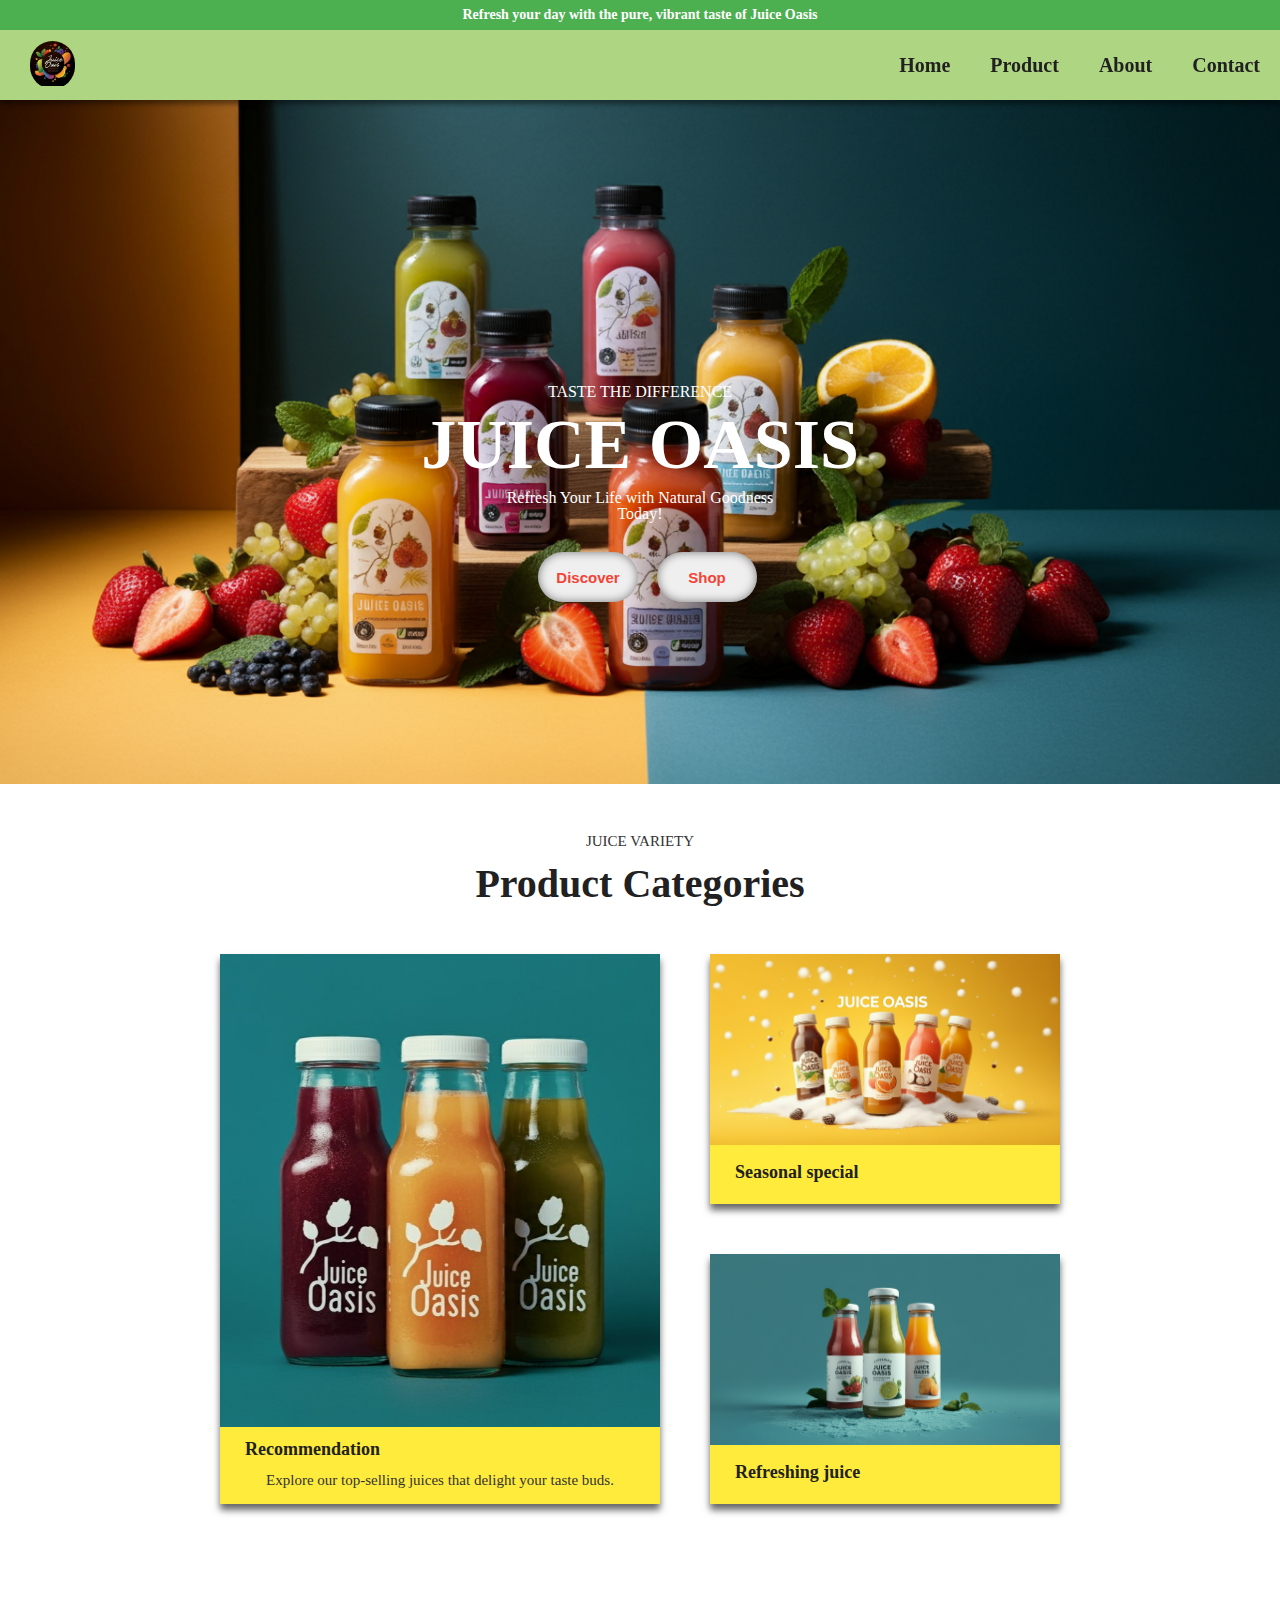
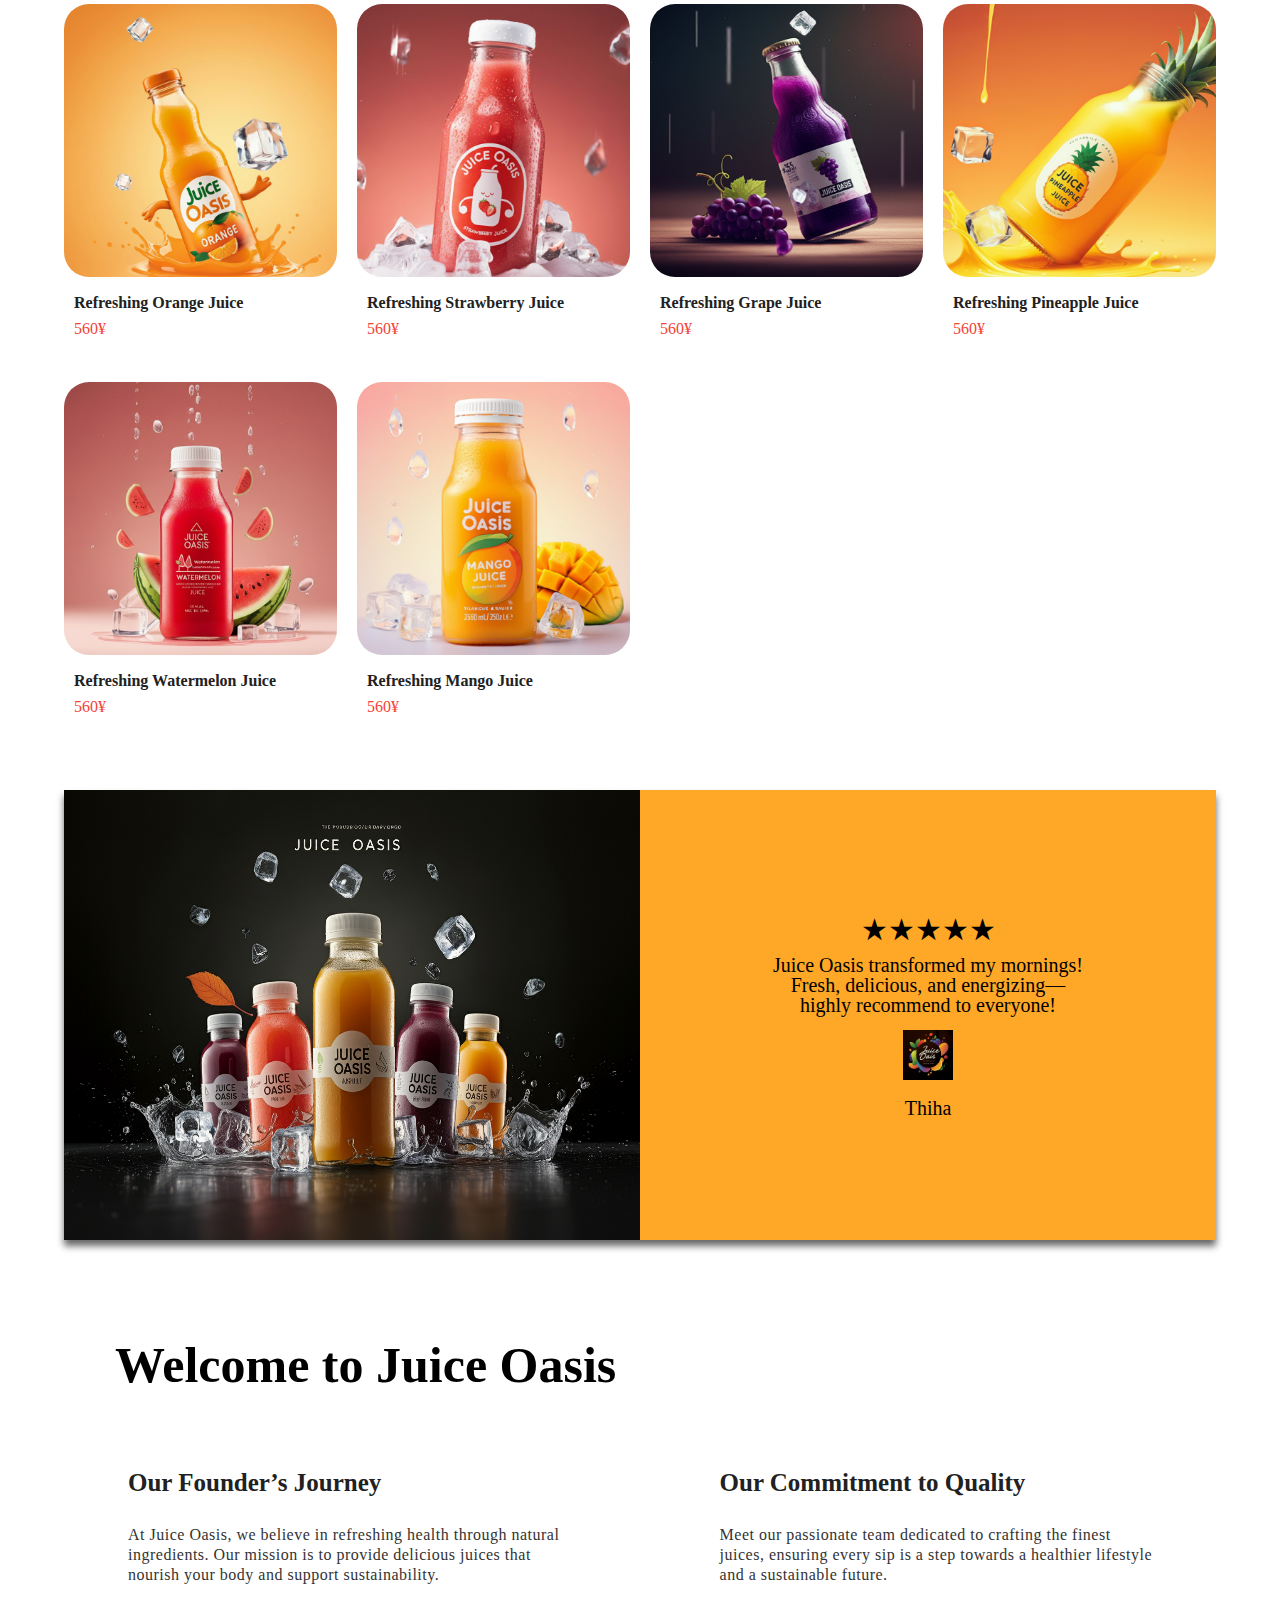
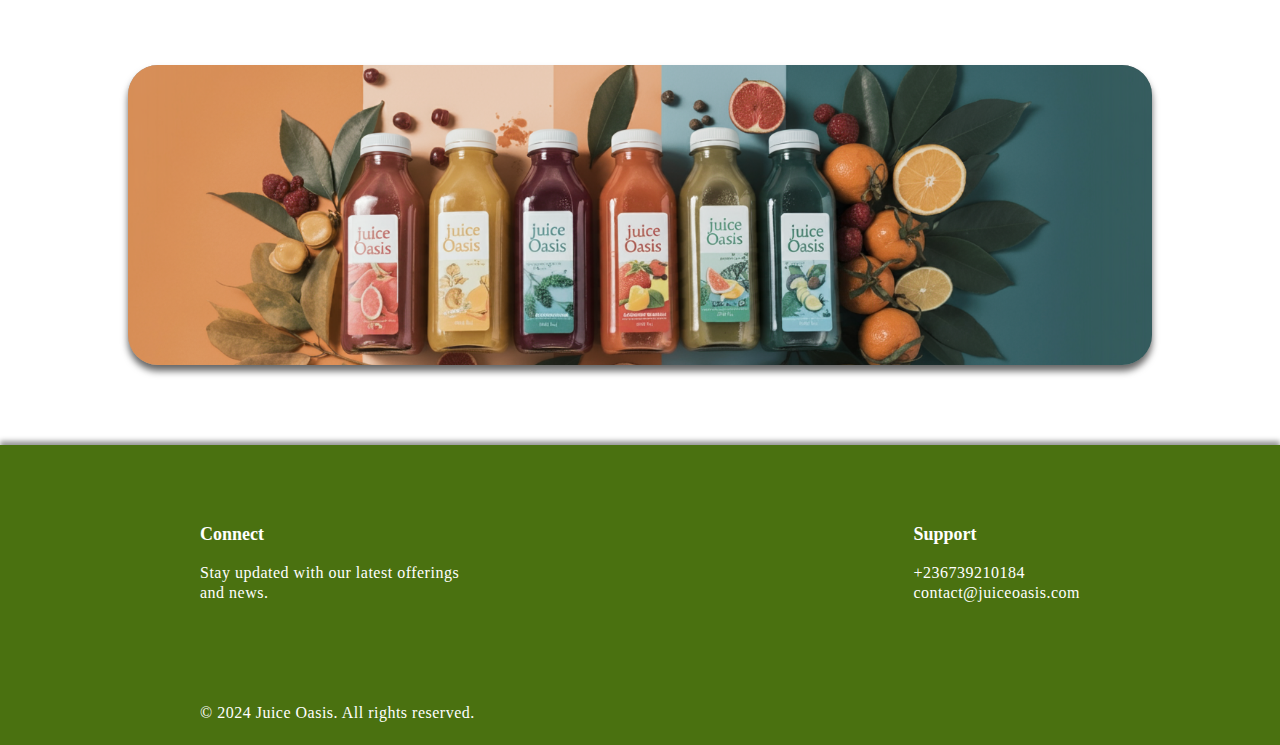
<file: index.html>
<!DOCTYPE html>
<html lang="en">
<head>
    <meta charset="UTF-8">
    <meta name="viewport" content="width=device-width, initial-scale=1.0">
    <title>Juice Oasis-Home</title>
    <link rel="stylesheet" href="CSS/style.css">
    <link rel="stylesheet" href="CSS/reset.css">
</head>
<body>
    <div id="overlay">
        <ul class="hambuger-menu">
            <li><a href="index.html">Home</a></li>
            <li><a href="products.html">Product</a></li>
            <li><a href="aboutt.html">About</a></li>
            <li><a href="contact.html">Contact</a></li>
        </ul>
    </div>
    <header>
        <div class="fixed">
            <div class="top-bar">
                <p>Refresh your day with the pure, vibrant taste of Juice Oasis</p>
            </div>
            <div class="logo-nav">
                <div id="logo">
                    <a href="index.html"><img src="images/logo.jpg" width="45" height="45" alt="logo"></a>
                </div>
                <div id="nav">
                    <nav>
                        <div class="menu-toggle" id="menu-toggle">
                            <span class="bar"></span>
                            <span class="bar"></span>
                            <span class="bar"></span>
                        </div>
                        <ul class="nav-list">
                            <li><a href="index.html">Home</a></li>
                            <li><a href="products.html">Product</a></li>
                            <li><a href="aboutt.html">About</a></li>
                            <li><a href="contact.html">Contact</a></li>
                        </ul>
                    </nav>
                </div>
            </div>
        </div>

        <div class="top-img">
            <div id="container">
                <p>TASTE THE DIFFERENCE</p>
                <h1>JUICE OASIS</h1>
                <p>Refresh Your Life with Natural Goodness<br>Today!</p>
                <p class="button">
                    <button id="button1"><a href="#">Discover</a></button>
                    <button id="button1"><a href="products.html">Shop</a></button>
                </p>
                   
            </div>
        </div>
    </header>

    <section>
        <p>JUICE VARIETY</p>
        <h1>Product Categories</h1>
        <div class="main">
            <div id="recommendation">
                <img src="images/best-seller.jpg" width="100%"  alt="best-seller">
                <a href="#"><h2>Recommendation</h2>
                <p>Explore our top-selling juices that delight your taste buds.</p></a>
            </div>
            <div class="seasonal">
                <div id="seasonal-special">
                    <img src="images/sesonal-1.jpg" width="100%" alt="seasonal-special">
                    <h2><a href="#">Seasonal special</a></h2>
                </div>
                <div id="refreshing-juice">
                    <img src="images/refreshing-juice.jpg" width="100%" alt="refreshing juice">
                    <h2><a href="#">Refreshing juice</a></h2>
                </div>
            </div>
        </div>
    </section>

    <aside>
        <div class="container1">
            <div id="box">
                <img src="images/orange.jpg" alt="orange">
                <a href="#">
                    <p class="item" id="item1">Refreshing Orange Juice</p>
                    <p class="price">560¥</p>
                </a>
            </div>
            <div id="box">
                <img src="images/strawberry.jpg" alt="strawberry">
                <a href="#">
                    <p class="item" id="item2">Refreshing Strawberry Juice</p>
                    <p class="price">560¥</p>
                </a>
            </div>
            <div id="box">
                <img src="images/grape.jpg" alt="grape">
                <a href="#">
                    <p class="item" id="item3" >Refreshing Grape Juice</p>
                    <p class="price">560¥</p>
                </a>
            </div>
            <div id="box">
                <img src="images/pineapple.jpg" alt="pineapple">
                <a href="#">
                    <p class="item" id="item4">Refreshing Pineapple Juice</p>
                    <p class="price">560¥</p>
                </a>
            </div>
            <div id="box">
                <img src="images/watermelon.jpg" alt="watermelon">
                <a href="#">
                    <p class="item" id="item5">Refreshing Watermelon Juice</p>
                    <p class="price">560¥</p>
                </a>
            </div>
            <div id="box">
                <img src="images/mango.jpg" alt="mango">
                <a href="#">
                    <p class="item" id="item6">Refreshing Mango Juice</p>
                    <p class="price">560¥</p>
                </a>
            </div>
        </div>

        <div class="container2">
            <div id="box1"><img src="images/review1.jpg" width="100%" height="100%" alt="review pic"></div>
            <div id="box1">
                <div class="review">
                    <p class="star">★★★★★</p>
                <p>Juice Oasis transformed my mornings! <br> 
                    Fresh, delicious, and energizing— <br>
                    highly recommend to everyone!</p>
                     <p><img src="images/logo.jpg" height="50px" width="50px" alt="profile"></p>
                     <p>Thiha</p> 
                </div> 
            </div>
        </div>
    </aside>

    <footer>
        <h1>Welcome to Juice Oasis</h1>
        <div class="container3">
            <div id="box2">
                <h3>Our Founder’s Journey</h3>
                <p>At Juice Oasis, we believe in refreshing health through natural <br> 
                    ingredients. Our mission is to provide delicious juices that <br>
                    nourish your body and support sustainability.</p>
            </div>
            <div id="box2">
                <h3>Our Commitment to Quality</h3>
                <p>Meet our passionate team dedicated to crafting the finest <br>
                    juices, ensuring every sip is a step towards a healthier lifestyle <br>
                    and a sustainable future.</p>
            </div>
        </div>

        <div class="foot-pic"><img src="images/foot.jpg" width="100%"  alt="foot pic"></div>
        <div class="footer">
            <div id="connect">
                <h3>Connect</h3>
                <p>Stay updated with our latest offerings <br>
                    and news.</p>
                    <p class="copyright">&copy; 2024 Juice Oasis. All rights reserved.</p>    
            </div>
            <div id="support">
                <h3>Support</h3>
                <p>+236739210184 <br>
                    contact@juiceoasis.com</p>
            </div>
        </div>
    </footer>



<script src="script.js"></script>

</body>
</html>
</file>
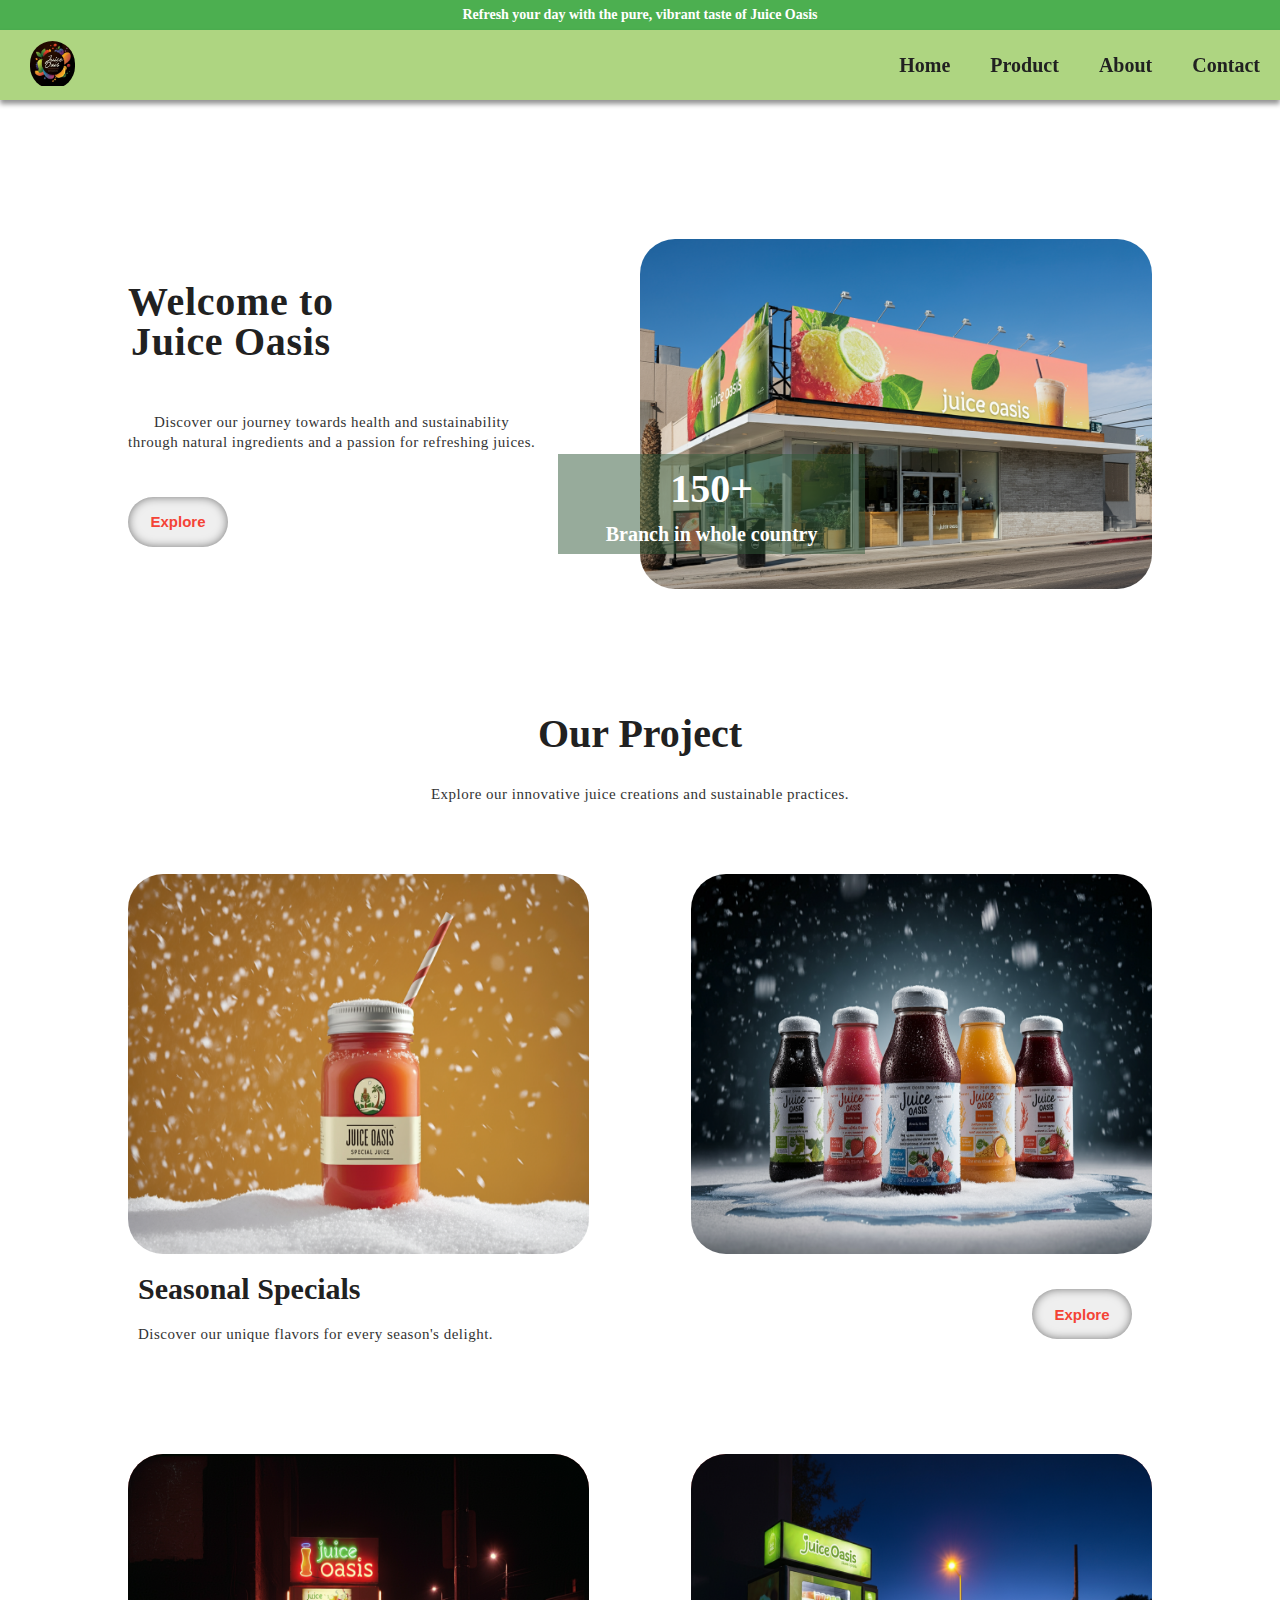
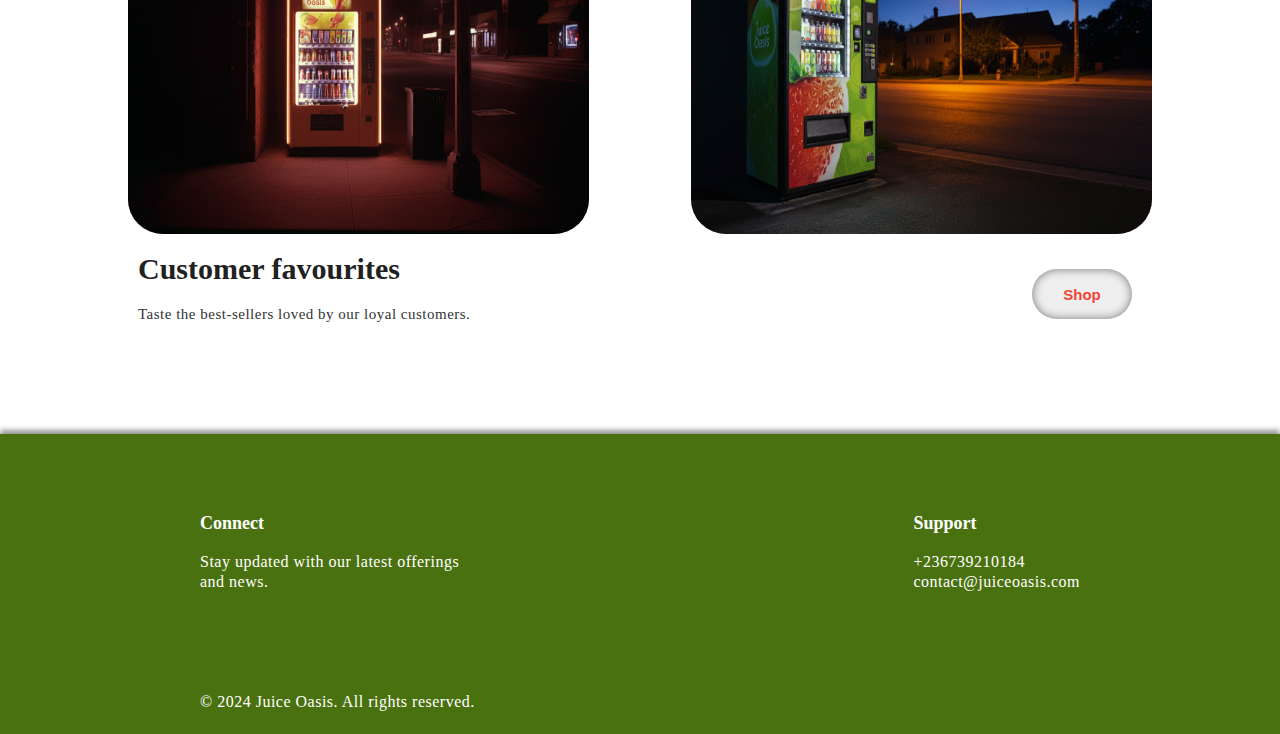
<file: aboutt.html>
<!DOCTYPE html>
<html lang="en">
<head>
    <meta charset="UTF-8">
    <meta name="viewport" content="width=device-width, initial-scale=1.0">
    <title>Juice Oasis-About</title>
    <link rel="stylesheet" href="CSS/style.css">
    <link rel="stylesheet" href="CSS/reset.css">
</head>
<body>
    <div id="overlay">
        <ul class="hambuger-menu">
            <li><a href="index.html">Home</a></li>
            <li><a href="products.html">Product</a></li>
            <li><a href="aboutt.html">About</a></li>
            <li><a href="contact.html">Contact</a></li>
        </ul>
    </div>
    <header>
        <div class="fixed">
            <div class="top-bar">
                <p>Refresh your day with the pure, vibrant taste of Juice Oasis</p>
            </div>
              <div class="logo-nav">
                <div id="logo">
                    <a href="index.html"><img src="images/logo.jpg" width="45" height="45" alt="logo"></a>
                </div>
                <div id="nav">
                    <nav>
                        <div class="menu-toggle" id="menu-toggle">
                            <span class="bar"></span>
                            <span class="bar"></span>
                            <span class="bar"></span>
                        </div>
                        <ul class="nav-list">
                            <li><a href="index.html">Home</a></li>
                            <li><a href="products.html">Product</a></li>
                            <li><a href="aboutt.html">About</a></li>
                            <li><a href="contact.html">Contact</a></li>
                        </ul>
                    </nav>
                </div>
            </div>
        </div>
        </div>
    </header>

    <section>
        <div class="about-container1">
            <div id="contents">
                <h1>Welcome to<br>
                Juice Oasis</h1>
                <p>Discover our journey towards health and sustainability<br>
                through natural ingredients and a passion for refreshing juices.</p>
                <button>Explore</button>
            </div>
            <div id="store">
                <div id="img"><img src="images/store1.jpg" width="100%" height="100%" alt="store"></div>
                <div id="img-text">
                    <h1>150+</h1>
                    <p>Branch in whole country</p>
                </div>
            </div>
        </div>
    </section>

    <section class="title">
        <h1>Our Project</h1>
        <p>Explore our innovative juice creations and sustainable
            practices.</p>
            <div class="about-container2">
                <div id="img1"><img src="images/sesonal2.jpg" width="100%" height="100%" alt="sesonal2"></div>
                <div id="img2"><img src="images/sesonal3.jpg"  width="100%" height="100%" alt="sesonal3"></div>
            </div>
           <div class="container2-contents">
            <div id="text">
                <a href="#">
                    <h3>Seasonal Specials</h3>
                <p>Discover our unique flavors for every season's delight.</p>
                </a>
            </div>
            <div id="button">
                <button>Explore</button>
            </div>
           </div>
    </section>

    <section>
        <div class="about-container2">
            <div id="img1"><img src="images/vending1.jpg" width="100%" height="100%" alt="vending1"></div>
            <div id="img2"><img src="images/vending2.jpg"  width="100%" height="100%" alt="vending2"></div>
        </div>
       <div class="container2-contents">
        <div id="text">
            <a href="#">
                <h3>Customer favourites</h3>
            <p>Taste the best-sellers loved by our loyal customers.</p>
            </a>
        </div>
        <div id="button">
            <button>Shop</button>
        </div>
       </div>
    </section>
    <footer>
        </div>
        <div class="footer">
            <div id="connect">
                <h3>Connect</h3>
                <p>Stay updated with our latest offerings <br>
                    and news.</p>
                    <p class="copyright">&copy; 2024 Juice Oasis. All rights reserved.</p>
                    
            </div>
            <div id="support">
                <h3>Support</h3>
                <p>+236739210184 <br>
                    contact@juiceoasis.com</p>
            </div>
        </div>
    </footer>




<script src="script.js"></script>
</body>
</html>
</file>
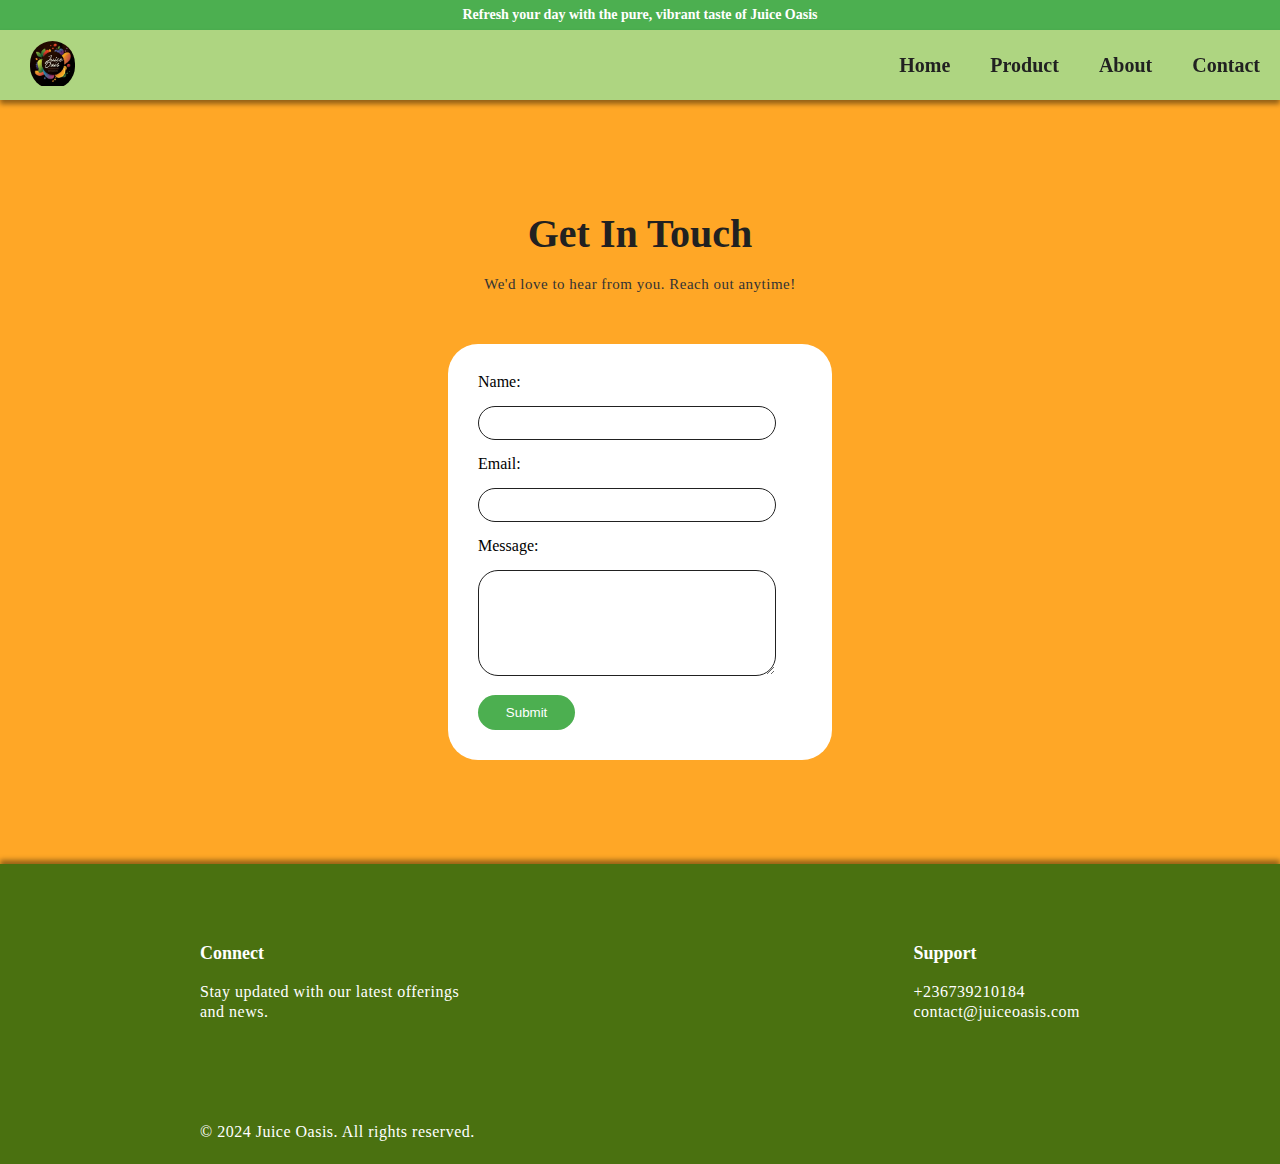
<file: contact.html>
<!DOCTYPE html>
<html lang="en">
<head>
    <meta charset="UTF-8">
    <meta name="viewport" content="width=device-width, initial-scale=1.0">
    <title>Juice Oasis-Home</title>
    <link rel="stylesheet" href="CSS/style.css">
    <link rel="stylesheet" href="CSS/reset.css">
</head>
<body>
    <div id="overlay">
        <ul class="hambuger-menu">
            <li><a href="index.html">Home</a></li>
            <li><a href="products.html">Product</a></li>
            <li><a href="aboutt.html">About</a></li>
            <li><a href="contact.html">Contact</a></li>
        </ul>
    </div>
    <header>
        <div class="fixed">
            <div class="top-bar">
                <p>Refresh your day with the pure, vibrant taste of Juice Oasis</p>
            </div>
              <div class="logo-nav">
                <div id="logo">
                    <a href="index.html"><img src="images/logo.jpg" width="45" height="45" alt="logo"></a>
                </div>
                <div id="nav">
                    <nav>
                        <div class="menu-toggle" id="menu-toggle">
                            <span class="bar"></span>
                            <span class="bar"></span>
                            <span class="bar"></span>
                        </div>
                        <ul class="nav-list">
                            <li><a href="index.html">Home</a></li>
                            <li><a href="products.html">Product</a></li>
                            <li><a href="aboutt.html">About</a></li>
                            <li><a href="contact.html">Contact</a></li>
                        </ul>
                    </nav>
                </div>
            </div>
        </div>
        </div>
    </header>
    <section>
        <div class="contact-bg">
            <h1>Get In Touch</h1>
            <p>We'd love to hear from you. Reach out anytime!</p>

            <div id="form-container">
            <form action="#">
                <label for="name">Name:</label> <br> <br>
                <input type="text"> 
                <br><br>

                <label for="email">Email:</label><br> <br>
                <input type="email">
                <br><br>

                <label for="message">Message:</label><br><br>
                <textarea name="message" id="#"></textarea>
                <br><br>

                <button id="submit">Submit</button>
            </form>
            
            
            </div>
            

        </div>
    </section>   
    <footer>
        </div>
        <div class="footer">
            <div id="connect">
                <h3>Connect</h3>
                <p>Stay updated with our latest offerings <br>
                    and news.</p>
                    <p class="copyright">&copy; 2024 Juice Oasis. All rights reserved.</p>
                    
            </div>
            <div id="support">
                <h3>Support</h3>
                <p>+236739210184 <br>
                    contact@juiceoasis.com</p>
            </div>
        </div>
    </footer>
<script src="script.js"></script>
</body>
</html>
</file>
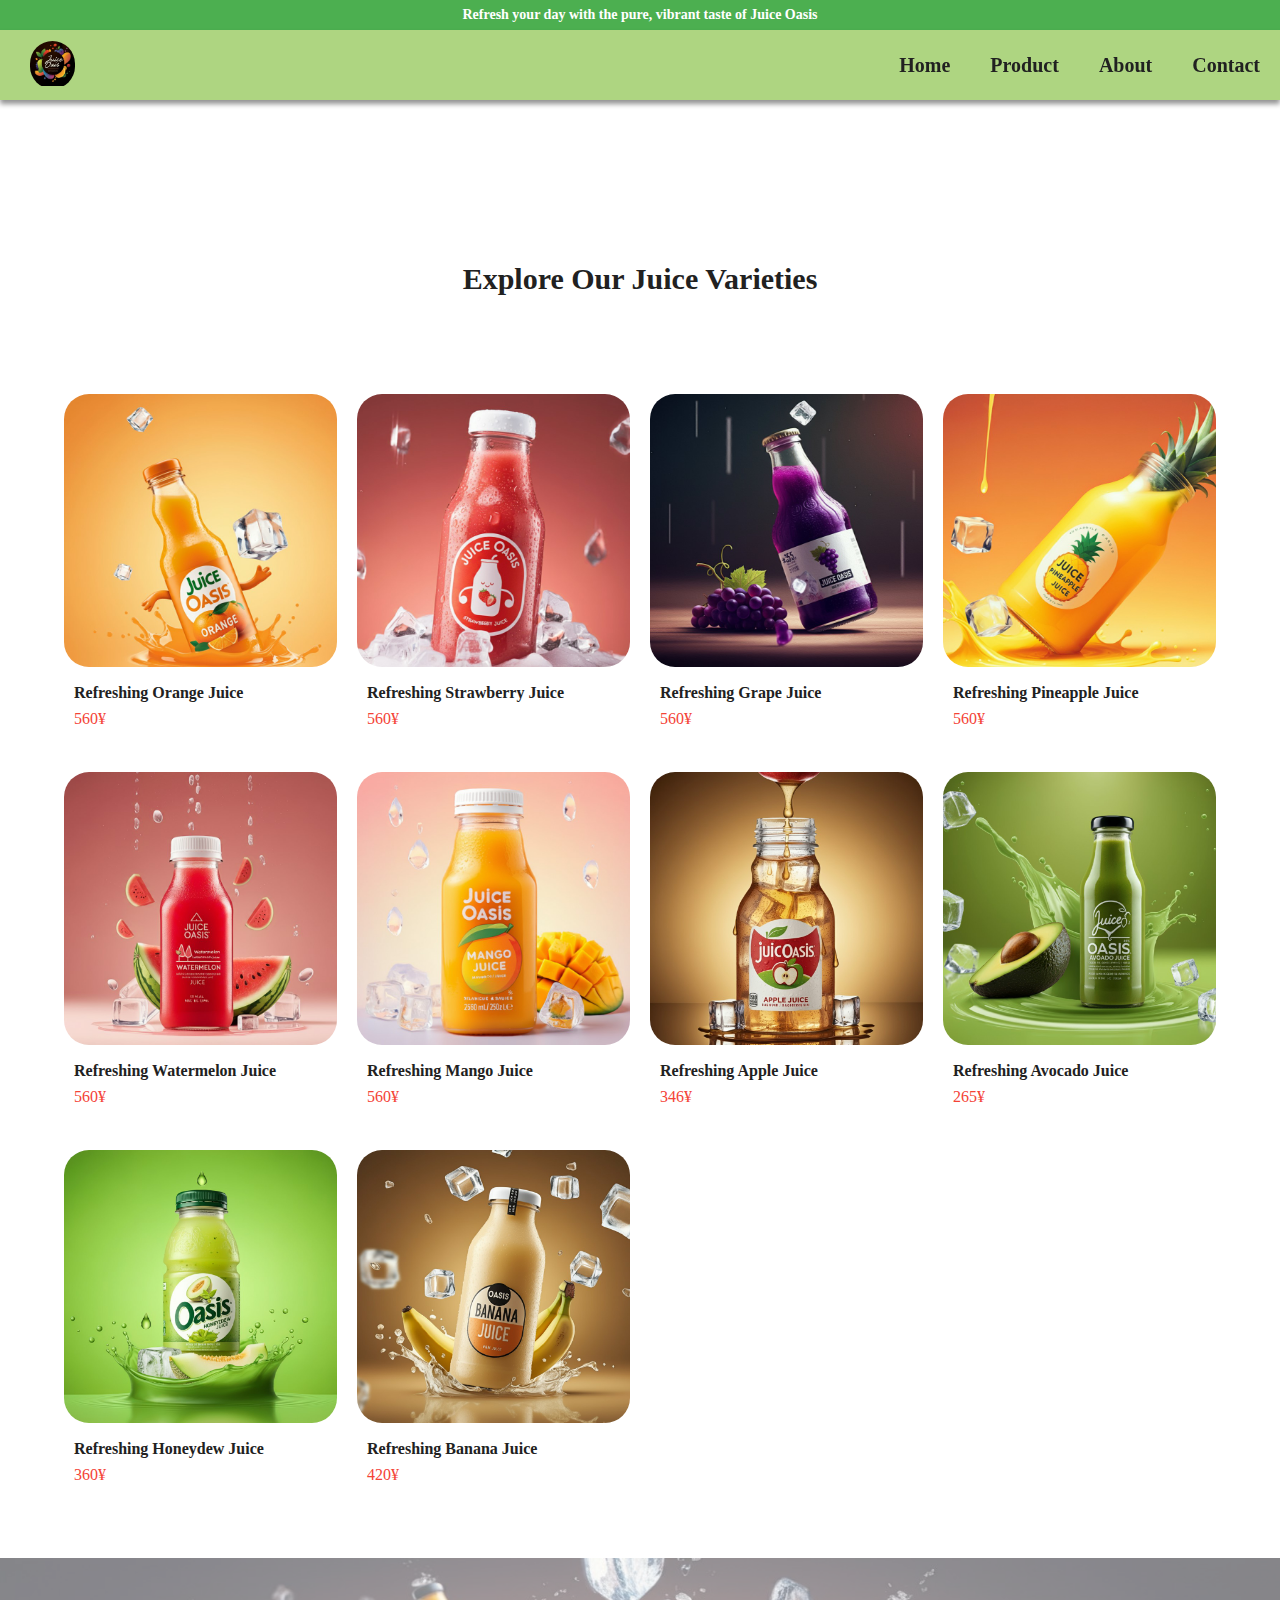
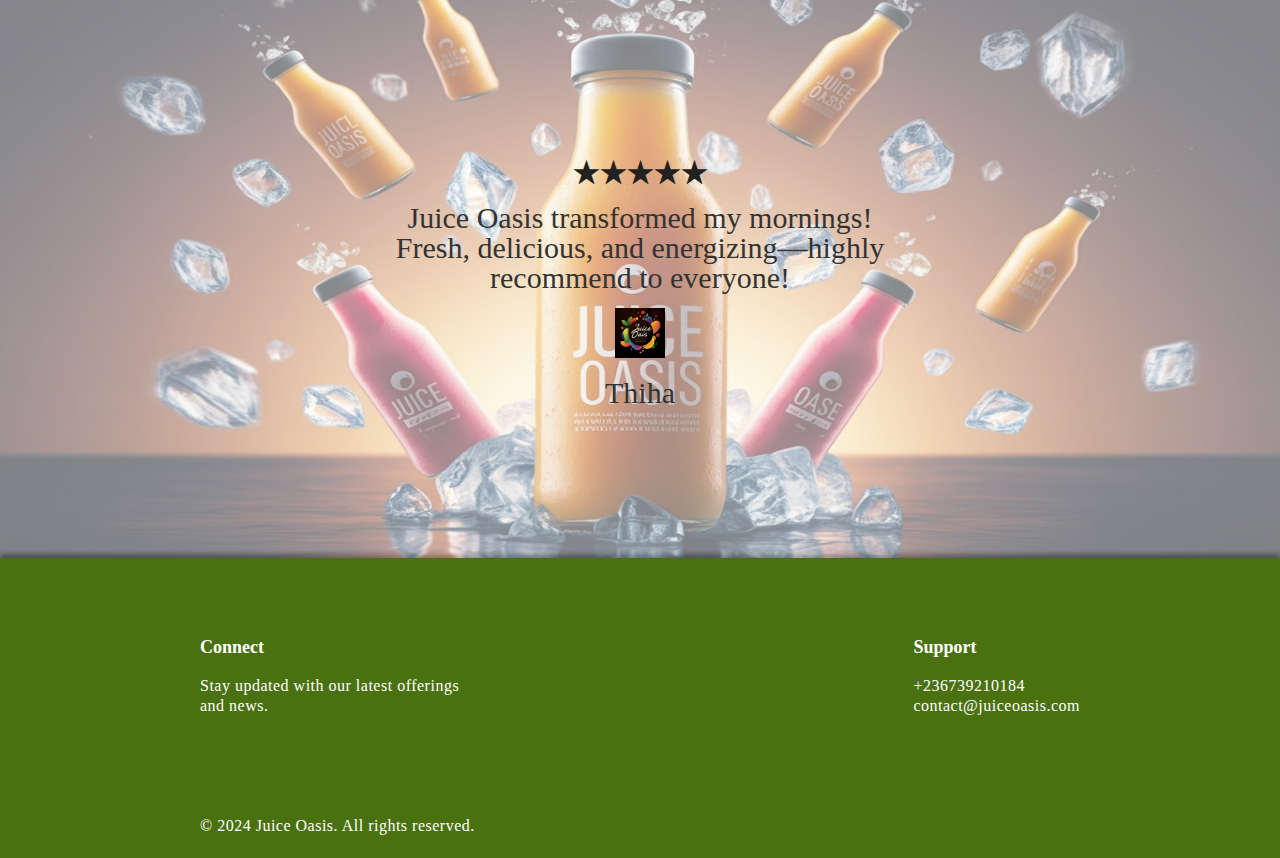
<file: products.html>
<!DOCTYPE html>
<html lang="en">
<head>
    <meta charset="UTF-8">
    <meta name="viewport" content="width=device-width, initial-scale=1.0">
    <title>Juice Oasis-Product</title>
    <link rel="stylesheet" href="CSS/style.css">
    <link rel="stylesheet" href="CSS/reset.css">
    
</head>
<body>
    <div id="overlay">
        <ul class="hambuger-menu">
            <li><a href="index.html">Home</a></li>
            <li><a href="products.html">Product</a></li>
            <li><a href="aboutt.html">About</a></li>
            <li><a href="contact.html">Contact</a></li>
        </ul>
    </div>
    <header>
        <div class="fixed">
            <div class="top-bar">
                <p>Refresh your day with the pure, vibrant taste of Juice Oasis</p>
            </div>
            <div class="logo-nav">
                <div id="logo">
                    <a href="index.html"><img src="images/logo.jpg" width="45" height="45" alt="logo"></a>
                </div>
                <div id="nav">
                    <nav>
                        <div class="menu-toggle" id="menu-toggle">
                            <span class="bar"></span>
                            <span class="bar"></span>
                            <span class="bar"></span>
                        </div>
                        <ul class="nav-list">
                            <li><a href="index.html">Home</a></li>
                            <li><a href="products.html">Product</a></li>
                            <li><a href="aboutt.html">About</a></li>
                            <li><a href="contact.html">Contact</a></li>
                        </ul>
                    </nav>
                </div>
            </div>
        </div>
    </head>
 
<div class="product-page">
    <h1>Explore Our Juice Varieties</h1>
    <div class="container1">
        <div id="box">
            <img src="images/orange.jpg" alt="orange">
            <a href="#">
                <p class="item" id="item1">Refreshing Orange Juice</p>
                <p class="price">560¥</p>
            </a>
        </div>
        <div id="box">
            <img src="images/strawberry.jpg" alt="strawberry">
            <a href="#">
                <p class="item" id="item2">Refreshing Strawberry Juice</p>
                <p class="price">560¥</p>
            </a>
        </div>
        <div id="box">
            <img src="images/grape.jpg" alt="grape">
            <a href="#">
                <p class="item" id="item3" >Refreshing Grape Juice</p>
                <p class="price">560¥</p>
            </a>
        </div>
        <div id="box">
            <img src="images/pineapple.jpg" alt="pineapple">
            <a href="#">
                <p class="item" id="item4">Refreshing Pineapple Juice</p>
                <p class="price">560¥</p>
            </a>
        </div>
        <div id="box">
            <img src="images/watermelon.jpg" alt="watermelon">
            <a href="#">
                <p class="item" id="item5">Refreshing Watermelon Juice</p>
                <p class="price">560¥</p>
            </a>
        </div>
        <div id="box">
            <img src="images/mango.jpg" alt="mango">
            <a href="#">
                <p class="item" id="item6">Refreshing Mango Juice</p>
                <p class="price">560¥</p>
            </a>
        </div>
        <div id="box">
            <img src="images/applejuice.jpg" alt="apple">
            <a href="#">
                <p class="item" id="item7">Refreshing Apple Juice</p>
                <p class="price">346¥</p>
            </a>
        </div>
        <div id="box">
            <img src="images/avocado.jpg" alt="Avocado">
            <a href="#">
                <p class="item" id="item8">Refreshing Avocado Juice</p>
                <p class="price">265¥</p>
            </a>
        </div>
        <div id="box">
            <img src="images/honeymelon.jpg" alt="honeydew">
            <a href="#">
                <p class="item" id="item9">Refreshing Honeydew Juice</p>
                <p class="price">360¥</p>
            </a>
        </div>
        <div id="box">
            <img src="images/banana.jpg" alt="Banana">
            <a href="#">
                <p class="item" id="item10">Refreshing Banana Juice</p>
                <p class="price">420¥</p>
            </a>
        </div>
    </div>

    <div class="product-review">
        <div class="review2"><img src="images/review2.jpg" height="100%" width="100%" alt="review2"></div>
        <div class="review-item">
            <h1>★★★★★</h1>
            <p>Juice Oasis transformed my mornings! <br>
                Fresh, delicious, and energizing—highly <br>
                 recommend to everyone!</p>
                 <p><img src="images/logo.jpg" height="50px" width="50px" alt="profile"></p>
            <p>Thiha</p>
        </div>
    </div>
    
</div>

    

 
    <footer>
        <div class="footer">
            <div id="connect">
                <h3>Connect</h3>
                <p>Stay updated with our latest offerings <br>
                    and news.</p>
                    <p class="copyright">&copy; 2024 Juice Oasis. All rights reserved.</p>
                    
            </div>
            <div id="support">
                <h3>Support</h3>
                <p>+236739210184 <br>
                    contact@juiceoasis.com</p>
            </div>
        </div>
    </footer>




<script src="script.js"></script>
</body>
</html>
</file>
<file: CSS/style.css>
/*Home Page(start)*/
body{
    font-family: 'Segoe UI', Tahoma, Geneva, Verdana, sans-serif;
}
p{
    font-family: 'Segoe UI', Tahoma, Geneva, Verdana, sans-serif;
}


.fixed{
    position: fixed;
    top: 0;
    left: 0;
    width: 100%;
    z-index: 1000;
}

.top-bar{
    height: 30px;
    background-color: #4CAF50;
    display: grid;
    place-items: center;
}
.top-bar p{
    font-size: 14px;
    font-weight: bold;
    color: #fff;
}


.logo-nav{
    display: flex;
    justify-content: space-between;
    align-items: center;
    height: 70px;
    background-color: #AED581;
    box-shadow: 0px 4px 5px 0px rgba(0, 0, 0, 0.432);
}

.menu-toggle {
    display: none;
    cursor: pointer;
}

.menu-toggle .bar {
    display: block;
    width: 25px;
    height: 3px;
    margin: 5px auto;
    background-color: #fff;
    transition: all 0.3s ease;
}


#logo{
    overflow: hidden;
    margin-left: 30px;
    border-radius: 200px 200px 200px 200px;
}
#nav{
    margin-right: 20px;
}
#nav ul{
    display: flex;
}
#nav ul li a{
   text-decoration: none;
   color: #212121;
   font-weight: bold;
   font-size: 20px;
}
#nav ul li a:hover{
    text-decoration: underline 1px;
    
}

#nav ul li{
    margin-left: 40px;
}

.top-img{
    background-image: url(../images/top.jpg);
    background-size: cover;
    background-position: center center;
    width: 100%;
    height: 600px;
    padding-top: 120px;

}
.top-img p{
    color: #fff;
    font-size: 16px;
    text-align: center;
}
.top-img h1{
    color: #fff;
    text-align: center;
    font-size: 70px;
    font-weight: bold;
    padding: 10px 0;
}
.button #button1{
    margin-top: 30px;
    margin-left: 15px;
    border-radius: 25px;
    width: 100px;
    height: 50px;
    border-style: none;
    font-size: 15px;
    font-weight: bold;
    box-shadow: inset 0 0 10px rgba(0, 0, 0, 0.5); 
    transition: box-shadow 0.3s ease-in-out;
}
.button #button1 a{
    color: #F44336;
}

.button #button1:hover{
    box-shadow: inset 0 0 15px rgba(0, 0, 0, 0.7);
    
}
#container{
    padding-top: 200px;
}

section p{
    color: #333;
    font-size:15px;
    text-align: center;
    margin: 50px 0 15px 0px;
}
section h1{
    color: #212121;
    font-size: 40px;
    font-weight: bold;
    text-align: center;
}

.main{
    display: flex;
    justify-content: space-between;
    align-items: center;
    margin: 50px 220px;
}

#recommendation{
    background-color: #FFEB3B;
    width: 450px;
    height: 550px;
    margin-right: 50px;
    box-shadow: 0px 6px 7px 0px rgba(0,0,0,0.6);
}
#recommendation a{
    color: #212121;
}

#seasonal-special, #refreshing-juice{
    background-color: #FFEB3B;
    height:250px;
    width: 350px;
    box-shadow: 0px 6px 7px 0px rgba(0,0,0,0.6);
}

#seasonal-special{
    margin-bottom: 50px;
}
#refreshing-juice{
    margin-top: 20px;
}

.main h2{
    font-size: 18px;
    font-weight: bold;
    margin-left: 25px;
    margin-top: 10px;
}

#recommendation  p{
    margin-top: 15px;
}
.seasonal h2 a{
    color: #212121;
}

.seasonal h2{
    margin-top: 15px;
}

.container1{
    display: grid;
    grid-template-columns: repeat(4,1fr);
    gap: 20px ;
    width: 90%;
    margin: 100px auto 50px auto;
}

#box{
    overflow: hidden;
    margin-bottom: 25px;
}

#box img{
    width: 100%;
    height: auto;
    border-radius: 25px;
}

.item{
    margin-top: 15px;
    color: #212121;
    font-weight: bold;
    margin-left: 10px;
}
.container1 img:hover{
    border: #4CAF50 solid 3.5px;
    box-sizing: border-box;
}
#item1:hover{
    color: #ED7A00;
    transition: all 0.5s;
}
#item2:hover{
    color: #C10404;
    transition: all 0.5s;
}
#item3:hover{
    color: #9D038D;
    transition: all 0.5s;
}
#item4:hover{
    color: #D7BB00;
    transition: all 0.5s;
}
#item5:hover{
    color: #CB0827;
    transition: all 0.5s;
}
#item6:hover{
    color: #EB8C04;
    transition: all 0.5s;
}

.price{
    margin-top: 10px;
    color: #F44336;
    margin-left: 10px;
}


.container2{
    display: flex;
    justify-content: center;
    align-items: center;
    width: 90%;
    margin: 20px auto;
    box-shadow: 0px 6px 7px 0px rgba(0,0,0,0.6);
}

#box1{
 width: 50%;
 height: 450px;
 background-color: #FFA726;
}

#box1 p{
    text-align: center;
    margin-top: 15px;
    font-size: 20px;
    line-height: 20px;
}
#box1 .review .star{
    font-size: 30px;
}

#box1 .review{
    margin: 130px 0;
}

footer h1{
    font-size: 50px;
    font-weight: bold;
    margin: 100px 80px 80px 115px;
}

.container3{
    display: flex;
    justify-content: space-between;
    width: 80%;
    margin: 0 auto;
}
#box2 h3{
    font-size: 25px;
    color: #212121;
    font-weight: bold;
}
#box2 p{
    font-size: 16px;
    color: #333;
    margin-top: 30px;
    line-height: 20px;
    letter-spacing: 0.5px;
}

.foot-pic{
    width: 80%;
    height: 300px;
    background-color: #a3a3a3;
    border-radius: 30px;
    margin: 80px auto; 
    display: flex;
    justify-content: center;
    align-items: center;
    overflow: hidden;
    box-shadow: 0px 6px 7px 0px rgba(0,0,0,0.6);
}

.footer{
    width: 100%;
    height: 300px;
    background-color: #4a7110;
    display: flex;
    justify-content: space-between;
    box-shadow: 0px -4px 5px 0px rgba(0, 0, 0, 0.402);
}
#connect{
    margin: 60px 200px 100px 200px;
}
#support{
    margin: 60px 200px 100px 200px;
}
.footer h3{
    font-size: 18px;
    font-weight: bold;
    color: #fff;
    margin: 20px 0;
}
.footer p{
    color: #fff;
    line-height: 20px;
    letter-spacing: 0.5px;
}
.copyright{
    margin-top: 100px;
}
.footer p:hover{
    text-decoration: underline;
}
/* Home page(end)*/



/* Product page(start)*/
.product-page h1{
    margin-top: 200px;
    font-size: 30px;
    font-weight: bold;
    text-align: center;
    color: #212121;
}
.product-page .container1{
    display: grid;
    grid-template-columns: repeat(4,1fr);
    gap: 20px ;
    width: 90%;
    margin: 100px auto 50px auto;
}

.product-page #box{
    overflow: hidden;
    margin-bottom: 25px;
}

.product-page #box img{
    width: 100%;
    height: auto;
    border-radius: 25px;
}

.product-page.item{
    margin-top: 15px;
    color: #212121;
    font-weight: bold;
    margin-left: 10px;
}
.product-page .price{
    margin-top: 10px;
    color: #F44336;
    margin-left: 10px;
}

#item1:hover{
    color: #ED7A00;
    transition: all 0.5s;
}
#item2:hover{
    color: #C10404;
    transition: all 0.5s;
}
#item3:hover{
    color: #9D038D;
    transition: all 0.5s;
}
#item4:hover{
    color: #D7BB00;
    transition: all 0.5s;
}
#item5:hover{
    color: #CB0827;
    transition: all 0.5s;
}
#item6:hover{
    color: #EB8C04;
    transition: all 0.5s;
}
#item7:hover{
    color: #ac933b;
    transition: all 0.5s;
}
#item8:hover{
    color:#5e891d ;
    transition: all 0.5s;
}
#item9:hover{
    color: #9AA712;
    transition: all 0.5s;
}

#item10:hover{
    color: #D5BF92;
    transition: all 0.5s;
}

.product-review{
    position: relative;
}

.review-item{
    position: absolute;
    top: 0px;
    opacity: 1;
}

.product-review, .review2{
    width: 100%;
    height: 600px;
    display: flex;
    align-items: center;
    justify-content: center;
    overflow: hidden;
}
.review2{
    opacity: 0.5;
}

.review-item p {
    text-align: center; 
    margin: 15px 0;
    font-size: 30px;
    color: #333;
}

/* Product page(End)*/


/* About page(Start)*/


section .about-container1{
    margin: 200px auto 150px auto;
    width: 80%;
    height: 300px;
    display: flex;
    justify-content: space-between;
    align-items: center;
    position: relative;
}

.about-container1 #contents{
    width: 50%;
}
.about-container1 #store{
    width: 50%;
    height: 350px;
    background-color: #21212100;
    overflow: hidden;
    display: flex;
    justify-content: center;
    align-items: center;
    border-radius: 35px;
}

#store #img-text{
    position: absolute;
    width: 30%;
    height: 100px;
    background-color: #335a3a82;
    bottom: 10px;
    left: 430px;
}
#img-text h1{
    padding: 0;
    margin: 15px 0;
    color: #fff;
}
#img-text p{
    padding: 0;
    margin: 0;
    color: #fff;
    font-size: 20px;
    font-weight: bold;
}

#contents { 
    display: flex; 
    flex-direction: column; 
    align-items: flex-start; /* Align items to the left */
}
#contents p{
    line-height: 20px;
    letter-spacing: 0.5px;
}
#contents h1{
    line-height: 40px;
    letter-spacing: 0.7px;
}
#contents button{
    margin-top: 30px;
    border-radius: 25px;
    width: 100px;
    height: 50px;
    color: #F44336;
    border-style: none;
    font-size: 15px;
    font-weight: bold;
    box-shadow: inset 0 0 10px rgba(0, 0, 0, 0.5); 
    transition: box-shadow 0.3s ease-in-out;
}

#contents button:hover{
    box-shadow: inset 0 0 15px rgba(0, 0, 0, 0.7);
}

.title p{
    margin: 30px 0;
    color: #333;
    line-height: 20px;
    letter-spacing: 0.5px;
}
.title h1{
    color: #212121;
}

.about-container2{
    display: flex;
    justify-content: space-between;
    width: 80%;
    margin: 70px auto 10px auto;
}
.about-container2 #img1{
    width: 45%;
    height: 380px;
    background-color: #bd5a5a;
    border-radius: 35px;
    overflow: hidden;
}
.about-container2 #img2{
    width: 45%;
    height: 380px;
    background-color: #be5b5b;
    border-radius: 35px;
    overflow: hidden;
}
.container2-contents{
    display: flex;
    justify-content: space-between;
    width: 80%;
    margin: 10px auto 100px auto ;
}

.container2-contents h3{
    color: #212121;
    font-weight: bold;
    font-size: 30px;
    margin-top: 10px;
    margin-bottom: 20px;
    margin-left: 10px;
}
.container2-contents p{
    color: #333;
    line-height: 20px;
    letter-spacing: 0.5px;
    margin: 10px 0;
    margin-left: 10px;
}
.container2-contents #button button{
    margin-top: 25px;
    margin-right: 20px;
    border-radius: 25px;
    width: 100px;
    height: 50px;
    color: #F44336;
    border-style: none;
    font-size: 15px;
    font-weight: bold;
    box-shadow: inset 0 0 10px rgba(0, 0, 0, 0.5);
}

.container2-contents #button button:hover{
    box-shadow: inset 0 0 15px rgba(0, 0, 0, 0.7);
}
/* About page(End)*/

/* Contact page(Start)*/
.contact-bg{
    background-color: #FFA726;
    width: 100%;
    height: 800px;
    margin: 0;
    display: flexbox;
}

.contact-bg h1{
    padding-top: 150px;
    color: #212121;
}
.contact-bg p{
    margin: 20px 0 50px 0;
    color: #333;
    line-height: 20px;
    letter-spacing: 0.5px;
}

#form-container{
    background-color: #fff;
    width: 30%;
    padding: 30px 30px;
    margin: 0 auto;
    border-radius: 30px;
    box-sizing: border-box;
}
input{
    border-radius: 20px;
    border: #212121 1.5px solid;
    width: 90%;
    height: 30px;
    margin: 0 auto;
}

textarea{
    border-radius: 20px;
    border: #212121 1.5px solid;
    width: 90%;
    height: 100px;
}

#submit{
    width: 30%; /* Adjust as needed */ 
    border-radius: 20px; 
    border: none; 
    padding: 10px; 
    background-color: #4CAF50; 
    color: white; 
    cursor: pointer; 
    text-align: center;
}
/* Contact page(End)*/

@media(min-width: 1024px){
    .fixed{
        position: fixed;
        top: 0;
        left: 0;
        width: 100%;
        z-index: 1000;
    }
    
    .top-bar{
        height: 30px;
        background-color: #4CAF50;
        display: grid;
        place-items: center;
    }
    .top-bar p{
        font-size: 14px;
        font-weight: bold;
        color: #fff;
    }
    
    
    .logo-nav{
        display: flex;
        justify-content: space-between;
        align-items: center;
        height: 70px;
        background-color: #AED581;
        box-shadow: 0px 4px 5px 0px rgba(0, 0, 0, 0.432);
    }
    
    #logo{
        overflow: hidden;
        margin-left: 30px;
        border-radius: 200px 200px 200px 200px;
    -webkit-border-radius: 200px 200px 200px 200px;
    -moz-border-radius: 200px 200px 200px 200px;
    }
    #nav{
        margin-right: 20px;
    }
    #nav ul{
        display: flex;
    }
    #nav ul li a{
       text-decoration: none;
       color: #212121;
       font-weight: bold;
       font-size: 20px;
    }
    #nav ul li a:hover{
        text-decoration: underline 1px;
        
    }
    
    #nav ul li{
        margin-left: 40px;
    }
    
    .top-img{
        background-image: url(../images/top.jpg);
        background-size: cover;
        background-position: center center;
        width: 100%;
        height: 600px;
        padding-top: 120px;
    
    }
    .top-img p{
        color: #fff;
        font-size: 16px;
        text-align: center;
    }
    .top-img h1{
        color: #fff;
        text-align: center;
        font-size: 70px;
        font-weight: bold;
        padding: 10px 0;
    }
    .button #button1{
        margin-top: 30px;
        margin-left: 15px;
        border-radius: 25px;
        width: 100px;
        height: 50px;
        border-style: none;
        font-size: 15px;
        font-weight: bold;
        box-shadow: inset 0 0 10px rgba(0, 0, 0, 0.5); 
        transition: box-shadow 0.3s ease-in-out;
    }
    .button #button1 a{
        color: #F44336;
    }
    
    .button #button1:hover{
        box-shadow: inset 0 0 15px rgba(0, 0, 0, 0.7);
        
    }
    #container{
        padding-top: 200px;
    }
    
    section p{
        color: #333;
        font-size:15px;
        text-align: center;
        margin: 50px 0 15px 0px;
    }
    section h1{
        color: #212121;
        font-size: 40px;
        font-weight: bold;
        text-align: center;
    }
    
    .main{
        display: flex;
        justify-content: space-between;
        align-items: center;
        margin: 50px 220px;
    }
    
    #recommendation{
        background-color: #FFEB3B;
        width: 450px;
        height: 550px;
        margin-right: 50px;
        box-shadow: 0px 6px 7px 0px rgba(0,0,0,0.6);
    }
    #recommendation a{
        color: #212121;
    }
    
    #seasonal-special, #refreshing-juice{
        background-color: #FFEB3B;
        height:250px;
        width: 350px;
        box-shadow: 0px 6px 7px 0px rgba(0,0,0,0.6);
    }
    
    #seasonal-special{
        margin-bottom: 50px;
    }
    #refreshing-juice{
        margin-top: 20px;
    }
    
    .main h2{
        font-size: 18px;
        font-weight: bold;
        margin-left: 25px;
        margin-top: 10px;
    }
    
    #recommendation  p{
        margin-top: 15px;
    }
    .seasonal h2 a{
        color: #212121;
    }
    
    .seasonal h2{
        margin-top: 15px;
    }
    
    .container1{
        display: grid;
        grid-template-columns: repeat(4,1fr);
        gap: 20px ;
        width: 90%;
        margin: 100px auto 50px auto;
    }
    
    #box{
        overflow: hidden;
        margin-bottom: 25px;
    }
    
    #box img{
        width: 100%;
        height: auto;
        border-radius: 25px;
    }
    
    .item{
        margin-top: 15px;
        color: #212121;
        font-weight: bold;
        margin-left: 10px;
    }
    .container1 img:hover{
        border: #4CAF50 solid 3.5px;
        box-sizing: border-box;
    }
    #item1:hover{
        color: #ED7A00;
        transition: all 0.5s;
    }
    #item2:hover{
        color: #C10404;
        transition: all 0.5s;
    }
    #item3:hover{
        color: #9D038D;
        transition: all 0.5s;
    }
    #item4:hover{
        color: #D7BB00;
        transition: all 0.5s;
    }
    #item5:hover{
        color: #CB0827;
        transition: all 0.5s;
    }
    #item6:hover{
        color: #EB8C04;
        transition: all 0.5s;
    }
    
    .price{
        margin-top: 10px;
        color: #F44336;
        margin-left: 10px;
    }
    
    
    .container2{
        display: flex;
        justify-content: center;
        align-items: center;
        width: 90%;
        margin: 20px auto;
        box-shadow: 0px 6px 7px 0px rgba(0,0,0,0.6);
    }
    
    #box1{
     width: 50%;
     height: 450px;
     background-color: #FFA726;
    }
    
    #box1 p{
        text-align: center;
        margin-top: 15px;
        font-size: 20px;
        line-height: 20px;
    }
    #box1 .review .star{
        font-size: 30px;
    }
    
    #box1 .review{
        margin: 130px 0;
    }
    
    footer h1{
        font-size: 50px;
        font-weight: bold;
        margin: 100px 80px 80px 115px;
    }
    
    .container3{
        display: flex;
        justify-content: space-between;
        width: 80%;
        margin: 0 auto;
    }
    #box2 h3{
        font-size: 25px;
        color: #212121;
        font-weight: bold;
    }
    #box2 p{
        font-size: 16px;
        color: #333;
        margin-top: 30px;
        line-height: 20px;
        letter-spacing: 0.5px;
    }
    
    .foot-pic{
        width: 80%;
        height: 300px;
        background-color: #a3a3a3;
        border-radius: 30px;
        margin: 80px auto; 
        display: flex;
        justify-content: center;
        align-items: center;
        overflow: hidden;
        box-shadow: 0px 6px 7px 0px rgba(0,0,0,0.6);
    }
    
    .footer{
        width: 100%;
        height: 300px;
        background-color: #4a7110;
        display: flex;
        justify-content: space-between;
        box-shadow: 0px -4px 5px 0px rgba(0, 0, 0, 0.402);
    }
    #connect{
        margin: 60px 200px 100px 200px;
    }
    #support{
        margin: 60px 200px 100px 200px;
    }
    .footer h3{
        font-size: 18px;
        font-weight: bold;
        color: #fff;
        margin: 20px 0;
    }
    .footer p{
        color: #fff;
        line-height: 20px;
        letter-spacing: 0.5px;
    }
    .copyright{
        margin-top: 100px;
    }
    .footer p:hover{
        text-decoration: underline;
    }
    /* Home page(end)*/
    
    
    
    /* Product page(start)*/
    .product-page h1{
        margin-top: 200px;
        font-size: 30px;
        font-weight: bold;
        text-align: center;
        color: #212121;
    }
    .product-page .container1{
        display: grid;
        grid-template-columns: repeat(4,1fr);
        gap: 20px ;
        width: 90%;
        margin: 100px auto 50px auto;
    }
    
    .product-page #box{
        overflow: hidden;
        margin-bottom: 25px;
    }
    
    .product-page #box img{
        width: 100%;
        height: auto;
        border-radius: 25px;
    }
    
    .product-page.item{
        margin-top: 15px;
        color: #212121;
        font-weight: bold;
        margin-left: 10px;
    }
    .product-page .price{
        margin-top: 10px;
        color: #F44336;
        margin-left: 10px;
    }
    
    #item1:hover{
        color: #ED7A00;
        transition: all 0.5s;
    }
    #item2:hover{
        color: #C10404;
        transition: all 0.5s;
    }
    #item3:hover{
        color: #9D038D;
        transition: all 0.5s;
    }
    #item4:hover{
        color: #D7BB00;
        transition: all 0.5s;
    }
    #item5:hover{
        color: #CB0827;
        transition: all 0.5s;
    }
    #item6:hover{
        color: #EB8C04;
        transition: all 0.5s;
    }
    #item7:hover{
        color: #ac933b;
        transition: all 0.5s;
    }
    #item8:hover{
        color:#5e891d ;
        transition: all 0.5s;
    }
    #item9:hover{
        color: #9AA712;
        transition: all 0.5s;
    }
    
    #item10:hover{
        color: #D5BF92;
        transition: all 0.5s;
    }
    
    .product-review{
        position: relative;
    }
    
    .review-item{
        position: absolute;
        top: 0px;
        opacity: 1;
    }
    
    .product-review, .review2{
        width: 100%;
        height: 600px;
        display: flex;
        align-items: center;
        justify-content: center;
        overflow: hidden;
    }
    .review2{
        opacity: 0.5;
    }
    
    .review-item p {
        text-align: center; 
        margin: 15px 0;
        font-size: 30px;
        color: #333;
    }
    
    /* Product page(End)*/
    
    
    /* About page(Start)*/
    
    
    section .about-container1{
        margin: 200px auto 150px auto;
        width: 80%;
        height: 300px;
        display: flex;
        justify-content: space-between;
        align-items: center;
        position: relative;
    }
    
    .about-container1 #contents{
        width: 50%;
    }
    .about-container1 #store{
        width: 50%;
        height: 350px;
        background-color: #ef9b9b;
        overflow: hidden;
        display: flex;
        justify-content: center;
        align-items: center;
        border-radius: 35px;
    }
    
    #store #img-text{
        position: absolute;
        width: 30%;
        height: 100px;
        background-color: #335a3a82;
        bottom: 10px;
        left: 430px;
    }
    #img-text h1{
        padding: 0;
        margin: 15px 0;
        color: #fff;
    }
    #img-text p{
        padding: 0;
        margin: 0;
        color: #fff;
        font-size: 20px;
        font-weight: bold;
    }
    
    #contents { 
        display: flex; 
        flex-direction: column; 
        align-items: flex-start; /* Align items to the left */
    }
    #contents p{
        line-height: 20px;
        letter-spacing: 0.5px;
    }
    #contents h1{
        line-height: 40px;
        letter-spacing: 0.7px;
    }
    #contents button{
        margin-top: 30px;
        border-radius: 25px;
        width: 100px;
        height: 50px;
        color: #F44336;
        border-style: none;
        font-size: 15px;
        font-weight: bold;
        box-shadow: inset 0 0 10px rgba(0, 0, 0, 0.5); 
        transition: box-shadow 0.3s ease-in-out;
    }
    
    #contents button:hover{
        box-shadow: inset 0 0 15px rgba(0, 0, 0, 0.7);
    }
    
    .title p{
        margin: 30px 0;
        color: #333;
        line-height: 20px;
        letter-spacing: 0.5px;
    }
    .title h1{
        color: #212121;
    }
    
    .about-container2{
        display: flex;
        justify-content: space-between;
        width: 80%;
        margin: 70px auto 10px auto;
    }
    .about-container2 #img1{
        width: 45%;
        height: 380px;
        background-color: #bd5a5a;
        border-radius: 35px;
        overflow: hidden;
    }
    .about-container2 #img2{
        width: 45%;
        height: 380px;
        background-color: #be5b5b;
        border-radius: 35px;
        overflow: hidden;
    }
    .container2-contents{
        display: flex;
        justify-content: space-between;
        width: 80%;
        margin: 10px auto 100px auto ;
    }
    
    .container2-contents h3{
        color: #212121;
        font-weight: bold;
        font-size: 30px;
        margin-top: 10px;
        margin-bottom: 20px;
        margin-left: 10px;
    }
    .container2-contents p{
        color: #333;
        line-height: 20px;
        letter-spacing: 0.5px;
        margin: 10px 0;
        margin-left: 10px;
    }
    .container2-contents #button button{
        margin-top: 25px;
        margin-right: 20px;
        border-radius: 25px;
        width: 100px;
        height: 50px;
        color: #F44336;
        border-style: none;
        font-size: 15px;
        font-weight: bold;
        box-shadow: inset 0 0 10px rgba(0, 0, 0, 0.5);
    }
    
    .container2-contents #button button:hover{
        box-shadow: inset 0 0 15px rgba(0, 0, 0, 0.7);
    }
    /* About page(End)*/
    
    /* Contact page(Start)*/
    .contact-bg{
        background-color: #FFA726;
        width: 100%;
        height: 800px;
        margin: 0;
        display: flexbox;
    }
    
    .contact-bg h1{
        padding-top: 150px;
        color: #212121;
    }
    .contact-bg p{
        margin: 20px 0 50px 0;
        color: #333;
        line-height: 20px;
        letter-spacing: 0.5px;
    }
    
    #form-container{
        background-color: #fff;
        width: 30%;
        padding: 30px 30px;
        margin: 0 auto;
        border-radius: 30px;
        box-sizing: border-box;
    }
    input{
        border-radius: 20px;
        border: #212121 1.5px solid;
        width: 90%;
        height: 30px;
        margin: 0 auto;
    }
    
    textarea{
        border-radius: 20px;
        border: #212121 1.5px solid;
        width: 90%;
        height: 100px;
    }
    
    #submit{
        width: 30%; /* Adjust as needed */ 
        border-radius: 20px; 
        border: none; 
        padding: 10px; 
        background-color: #4CAF50; 
        color: white; 
        cursor: pointer; 
        text-align: center;
    }
    /* Contact page(End)*/
   

}



/* Responsive CSS for tablet*/
@media(min-width: 768px) and (max-width: 1024px){

    body, html {
        margin: 0;
        padding: 0;
    }
    

    .fixed{
        position: fixed;
        top: 0;
        left: 0;
        width: 100%;
        z-index: 1000;
    }
    
    .top-bar{
        height: 20px;
        background-color: #4CAF50;
        display: grid;
        place-items: center;
    }
    .top-bar p{
        font-size: 10px;
        font-weight: bold;
        color: #fff;
    }

    .logo-nav{
        display: flex;
        justify-content: space-between;
        align-items: center;
        height: 50px;
        background-color: #AED581;
        box-shadow: 0px 4px 5px 0px rgba(0, 0, 0, 0.432);
    }
    
    #logo{
        width: 30px;
        height: 30px;
        margin-left: 30px;
    }
    #nav{
        margin-right: 15px;
    }
    #nav ul{
        display: flex;
    }
    #nav ul li a{
       text-decoration: none;
       color: #212121;
       font-weight: bold;
       font-size: 15px;
    }
    #nav ul li{
        margin-left: 25px;
    }

    .top-img{
        background-image: url(../images/top.jpg);
        background-size: cover;
        background-position: center center;
        width: 100vw;
        height: 350px;
        margin: 0 auto;
    
    }
    .top-img p{
        color: #fff;
        font-size: 13px;
        text-align: center;
    }
    .top-img h1{
        color: #fff;
        text-align: center;
        font-size: 50px;
        font-weight: bold;
        padding: 10px 0;
    }
    .button #button1{
        margin-top: 30px;
        margin-left: 15px;
        border-radius: 25px;
        width: 80px;
        height: 35px;
        border-style: none;
        font-size: 10px;
        font-weight: bold;
        box-shadow: inset 0 0 10px rgba(0, 0, 0, 0.5); 
        transition: box-shadow 0.3s ease-in-out;
    }
    #container{
        padding-top: 100px;
    }

    section p{
        color: #333;
        font-size:13px;
        text-align: center;
        margin: 35px 0 15px 0;
    }
    section h1{
        color: #212121;
        font-size: 25px;
        font-weight: bold;
        text-align: center;
    }
    
    .main{
        display: block;
        align-items: center;
        margin: 50px 220px;
    }

    .seasonal{
        width: 100%;
        display: flex;
        justify-content: space-between;
        gap: 30px;
        margin-top: 30px;
    }

    #refreshing-juice{
        margin-top: 0;
    }
    
    #recommendation{
        background-color: #FFEB3B;
        width: 200px;
        height: 250px;
        margin: 0 auto;
        box-shadow: 0px 6px 7px 0px rgba(0,0,0,0.6);
    }
    #recommendation a{
        color: #212121;
    }
    
    #seasonal-special, #refreshing-juice{
        background-color: #FFEB3B;
        height:80%;
        width: 50px;
        box-shadow: 0px 6px 7px 0px rgba(0,0,0,0.6);
        overflow: hidden;
    }
    #seasonal-special{
        width: 300px;
    }
    #refreshing-juice{
        width: 300px;
    }
    #sesonal-special h2{
        margin-bottom: 10px;
    }

    .main h2{
        font-size: 8px;
        font-weight: bold;
        margin: 2px 0 2px 5px;
    }
    
    #recommendation  p{
        font-size: 7px;
        margin: 5px 0 0 0 ;
    }
    #recomendation a h2{
        margin: 0;
    }
    .seasonal h2 a{
        color: #212121;
    }

    .container1{
        display: grid;
        grid-template-columns: repeat(3,1fr);
        gap: 20px ;
        width: 65%;
        margin: 50px auto 50px auto;
    }
    
    #box{
        overflow: hidden;
        margin-bottom: 25px;
    }
    
    #box img{
        width: 100%;
        height: auto;
        border-radius: 25px;
    }
    
    .item{
        margin-top: 15px;
        color: #212121;
        font-weight: bold;
        margin-left: 10px;
        font-size: 10px;
    }
    .price{
        font-size: 13px;
    }

    .container2{
        display: flex;
        justify-content: center;
        align-items: center;
        width: 90%;
        margin: 20px auto;
        box-shadow: 0px 6px 7px 0px rgba(0,0,0,0.6);
    }
    
    #box1{
     width: 50%;
     height: 300px;
     background-color: #FFA726;
    }
    
    #box1 p{
        text-align: center;
        margin-top: 5px;
        font-size: 13px;
        line-height: 20px;
    }
    #box1 .review .star{
        font-size: 25px;
    }
    
    #box1 .review{
        margin: 80px 0;
    }
    
    footer h1{
        font-size: 50px;
        font-weight: bold;
        margin: 100px 80px 80px 115px;
    }

#box1 p img{
    width: 35px;
    height: 35px;
}

footer h1{
    font-size: 35px;
    font-weight: bold;
    text-align: center;
}

.container3{
    display: flex;
    justify-content: space-between;
    width: 80%;
    margin: 0 auto;
}
#box2 h3{
    font-size: 20px;
    color: #212121;
    font-weight: bold;
}
#box2 p{
    font-size: 13px;
    color: #333;
    margin-top: 30px;
    line-height: 18px;
    letter-spacing: 0.5px;
}

.foot-pic{
    width: 80%;
    height: 250px;
    background-color: #a3a3a3;
    border-radius: 30px;
    margin: 80px auto; 
    display: flex;
    justify-content: center;
    align-items: center;
    overflow: hidden;
    box-shadow: 0px 6px 7px 0px rgba(0,0,0,0.6);
}

.footer{
    width: 100%;
    height: 250px;
    background-color: #4a7110;
    display: flex;
    justify-content: space-between;
    box-shadow: 0px -4px 5px 0px rgba(0, 0, 0, 0.402);
}


.footer h3{
    font-size: 16px;
    font-weight: bold;
    color: #fff;
    margin: 20px 0;
}
.footer p{
    color: #fff;
    line-height: 15px;
    letter-spacing: 0.5px;
    font-size: 13px;
}
#connect{
    margin: 0 0 0 70px;
}
#support{
    margin: 0 70px 0 0;
}
.copyright{
    margin-top: 120px;
    margin-left: 15px;
}
 /*Home Page End(responsive)*/


 /*Product page Start(responsive)*/
.product-page h1{
    margin-top: 150px;
    font-size: 25px;
}
.product-page .container1{
    display: grid;
    grid-template-columns: repeat(3,1fr);
    gap: 20px ;
    width: 80%;
    margin: 100px auto 50px auto;
}

.product-page .item{
font-size: 14px;
}


.product-review, .review2{
    width: 100%;
    height: 400px;
    display: flex;
    align-items: center;
    justify-content: center;
   
}
.review2 img{
    height: 100%;
    width: 100%;
}

.review-item p {
    text-align: center; 
    margin: 15px 0;
    font-size: 15px;
    color: #333;
}
 /*Product page End(responsive)*/

  /*About page Start(responsive)*/

  section .about-container1{
    margin: 150px auto 150px auto;
    width: 80%;
    height: 200px;
    display: flex;
    justify-content: space-between;
    align-items: center;
    position: relative;
}

.about-container1 #store{
    width: 50%;
    height: 200px;
    overflow: hidden;
    display: flex;
    justify-content: center;
    align-items: center;
    border-radius: 35px;
}

#store #img-text{
    position: absolute;
    width: 30%;
    height: 70px;
    bottom: 15px;
    left: 300px;
}
#img-text p{
    font-size: 15px;
}

#contents { 
    display: flex; 
    flex-direction: column; 
    align-items: flex-start; /* Align items to the left */
}
#contents p{
    line-height: 20px;
    letter-spacing: 0.5px;
    font-size: 12px;
}
#contents h1{
    font-size: 20px;
    line-height: 20px;
    letter-spacing: 0.7px;
}
#contents button{
    margin-top: 30px;
    border-radius: 25px;
    width: 80px;
    height: 30px;
    color: #F44336;
    border-style: none;
    font-size: 12px;
    font-weight: bold;
    box-shadow: inset 0 0 10px rgba(0, 0, 0, 0.5); 
    transition: box-shadow 0.3s ease-in-out;
}

#contents button:hover{
    box-shadow: inset 0 0 15px rgba(0, 0, 0, 0.7);
}

.title p{
    margin: 30px 0;
    color: #333;
    line-height: 20px;
    letter-spacing: 0.5px;
}
.title h1{
    color: #212121;
}

.about-container2{
    display: flex;
    justify-content: space-between;
    width: 80%;
    margin: 50px auto 10px auto;
}
.about-container2 #img1{
    width: 40%;
    height: 280px;
}
.about-container2 #img2{
    width: 40%;
    height: 280px;
}
.container2-contents{
    display: flex;
    justify-content: space-between;
    width: 80%;
    margin: 10px auto 100px auto ;
}

.container2-contents h3{
    font-size: 20px;
    margin-top: 10px;
    margin-bottom: 10px;
    margin-left: 10px;
}
.container2-contents p{
    color: #333;
    line-height: 20px;
    letter-spacing: 0.5px;
    margin: 10px 0;
    margin-left: 10px;
}
.container2-contents #button button{
    margin-top: 20px;
    width: 80px;
    height: 30px;
    font-size: 12px;
}

/*About page End(responsive)*/

/*Contact page Start(responsive)*/
.contact-bg{
    width: 100%;
    height: 700px;
}

.contact-bg h1{
    padding-top: 130px;
}

#form-container{
    width: 40%;
}
}



@media(max-width:768px){

    body{
        margin: 0;
        padding: 0;
    }

#nav .nav-list{
    display: none;
}
.menu-toggle {
    display: block;
}


@keyframes Anime1 {
    0% {
        transform: translateX(0px);
    }
    100%{
        transform: translateX(-200px);
    }   
}


#overlay {
    position: fixed;
    top: 0;
    left: 0;
    width: 100%;
    height: 100%;
    background-color: rgb(30, 30, 30); /* Semi-transparent black */
    display: flex;
    justify-content: center;
    align-items: center;
    text-align: center;
    z-index: 1000; /* Ensure it covers everything */
    animation: Anime1 .5s ease-in-out forwards ;
    visibility: hidden;
     /* Hide the overlay initially */
}
@keyframes Anime1 {
    0% {
        transform: translateX(500px);
    }
    100%{
        transform: translateX(0px);
    }
}
.hambuger-menu li{
    margin: 70px auto;
}
.hambuger-menu li a{
    color: #fff;
    font-size: 20px;
}

.top-bar{
    height: 20px;
}
.top-bar p{
    font-size: 10px;
}
.logo-nav{
    height: 50px;
}
#logo{
    width: 30px;
    height: 30px;
    overflow: hidden;
}

/*Home page Start(responsive phone)*/
.top-img{
    background-position: center center;
    width: 100%;
    height: 150px;
    margin-top: 20px;
    padding-top: 200px;
    margin-left: 0;
    margin-right: 0;
}
.top-img p{
    font-size: 13px;
}
.top-img h1{
    font-size: 35px;
}

#container{
    padding-top: 0px;
    margin-bottom: 20px;
    
}
.button #button1{
    width: 60px;
    height: 30px;
    font-size: 10px;
    margin-top: 10px;
}

section p{
    font-size:12px;
}
section h1{
    font-size: 25px;
}

.main{
    display: block;
    margin: 0 auto;
    padding: 0;
}

#recommendation{
    width: 350px;
    height: 450px;
    margin: 30px auto 50px auto;
}
#recommendation  p{
    margin-top: 10px;
}
#recommendation img{
    height: 85%;
}


#seasonal-special, #refreshing-juice{
    height:250px;
    width: 350px;
    margin: 35px auto;
}

.main h2{
    font-size: 16px;
    margin-left: 20px;
    margin-top: 10px;
}


.container1{
    display: grid;
    grid-template-columns: repeat(2,1fr);
    gap: 20px ;
    width: 80%;
    margin: 100px auto 50px auto;
}

#box{
    margin-bottom: 20px;
}

.item{
    font-size: 13px;
}
.price{
    font-size: 13px;
}

.container2{
    display: flex;
    justify-content: center;
    align-items: center;
    width: 90%;
    margin: 20px auto;
    box-shadow: 0px 6px 7px 0px rgba(0,0,0,0.6);
}

#box1{
 width: 50%;
 height: 200px;
}

#box1 p{
    text-align: center;
    margin-top: 13px;
    font-size: 12px;
    line-height: 20px;
}
#box1 .review .star{
    font-size: 15px;
}
#box1 .review{
    margin: auto 0;
}
#box1 p img{
    width:30px;
    height: 30px;
}

footer h1{
    font-size: 25px;
    font-weight: bold;
    text-align: center;
    margin: 80px 0;
}

.container3{
    display: flex;
    justify-content: space-between;
    gap: 20px;
    width: 80%;
    margin: 0 auto;
}
#box2 h3{
    font-size: 15px;
}
#box2 p{
    font-size: 13px;
    color: #333;
    margin-top: 30px;
    line-height: 20px;
    letter-spacing: 0.3px;
}

.foot-pic{
    width: 80%;
    height: 200px;
}

.footer{
    width: 100%;
    height: 200px;
    background-color: #4a7110;
    display: flex;
    justify-content: space-between;
    box-shadow: 0px -4px 5px 0px rgba(0, 0, 0, 0.402);
}
#connect{
    margin: 0 0 0 30px;
}
#support{
    margin: 0 30px 0 0;
}
.footer h3{
    font-size: 15px;
    font-weight: bold;
    color: #fff;
    margin: 20px 0;
}
.footer p{
    font-size: 13px;
    color: #fff;
    line-height: 20px;
    letter-spacing: 0.5px;
}
.copyright{
    margin-top: 65px;
    margin-left: 15px;
}
/*Home page End(responsive phone)*/

/*product page Start(responsive phone)*/
.product-page h1{
    margin-top: 110px;
    font-size: 20px;
}
.product-page .container1{
    display: grid;
    grid-template-columns: repeat(2,1fr);
    gap: 20px ;
    width: 70%;
    margin: 100px auto 50px auto;
}

.product-page .item{
font-size: 13px;
}
.product-page .price{
    font-size: 13px;
}

.product-review, .review2{
    width: 100%;
    height: 250px;
    display: flex;
    align-items: center;
    justify-content: center;
   
}
.review2 img{
    height: 100%;
    width: 100%;
}
.review-item{
    position: absolute;
    top: unset;
    bottom: 25px;
    opacity: 1;
}
.review-item p {
    text-align: center; 
    margin: 10px 0;
    font-size: 13px;
    color: #333;
}
 /*Product page End(responsive Phone)*/

/*About page start(responsive Phone)*/

section .about-container1{
    margin: 150px auto 150px auto;
    width: 80%;
    height: 150px;
    display: flex;
    justify-content: space-between;
    gap: 30px;
    align-items: center;
    position: relative;
}

.about-container1 #store{
    width: 50%;
    height: 200px;
    overflow: hidden;
    display: flex;
    justify-content: center;
    align-items: center;
    border-radius: 35px;
}

#store #img-text{
    position: absolute;
    width: 30%;
    height: 70px;
    bottom: 15%;
    left: 50%;
}
#img-text p{
    font-size: 10px;
}

#contents p{
    line-height: 16px;
    letter-spacing: 0.3px;
    font-size: 12px;
}
#contents h1{
    font-size: 16px;
    line-height: 20px;
    letter-spacing: 0.7px;
}
#contents button{
    margin-top: 20px;
    border-radius: 25px;
    width: 80px;
    height: 30px;
    color: #F44336;
    border-style: none;
    font-size: 12px;
}

.title p{
    margin: 20px auto;
    letter-spacing: 0.3px;
    font-size: 13px;
}
.title h1{
    font-size: 20px;
}

.about-container2{
    display: block;
    width: 80%;
    margin: 30px auto;
}
.about-container2 #img1{
    width: 80%;
    height: 300px;
    margin: 20px auto;
}
.about-container2 #img2{
    width: 80%;
    height: 300px;
    margin: 20px auto;
}
.container2-contents{
    display: block;
    width: 80%;
    margin: 10px auto ;
}

.container2-contents h3{
    font-size: 16px;
  margin: 15px 0;
  text-align: center;
}
.container2-contents p{
    color: #333;
    line-height: 20px;
    letter-spacing: 0.3px;
    margin: 10px 0;
    margin-left: 10px;
}
.container2-contents #button button{
    margin: 20px 0  20px 150px;
    width: 80px;
    height: 30px;
    font-size: 12px;
}
/*About page End(responsive Phone)*/

/*Contact page Start(responsive Phone)*/
.contact-bg{
    width: 100%;
}

.contact-bg h1{
    padding-top: 100px;
    margin-bottom: 20px;
}

#form-container{
    width: 70%;
}


/*Contact page End(responsive Phone)*/

}
</file>
